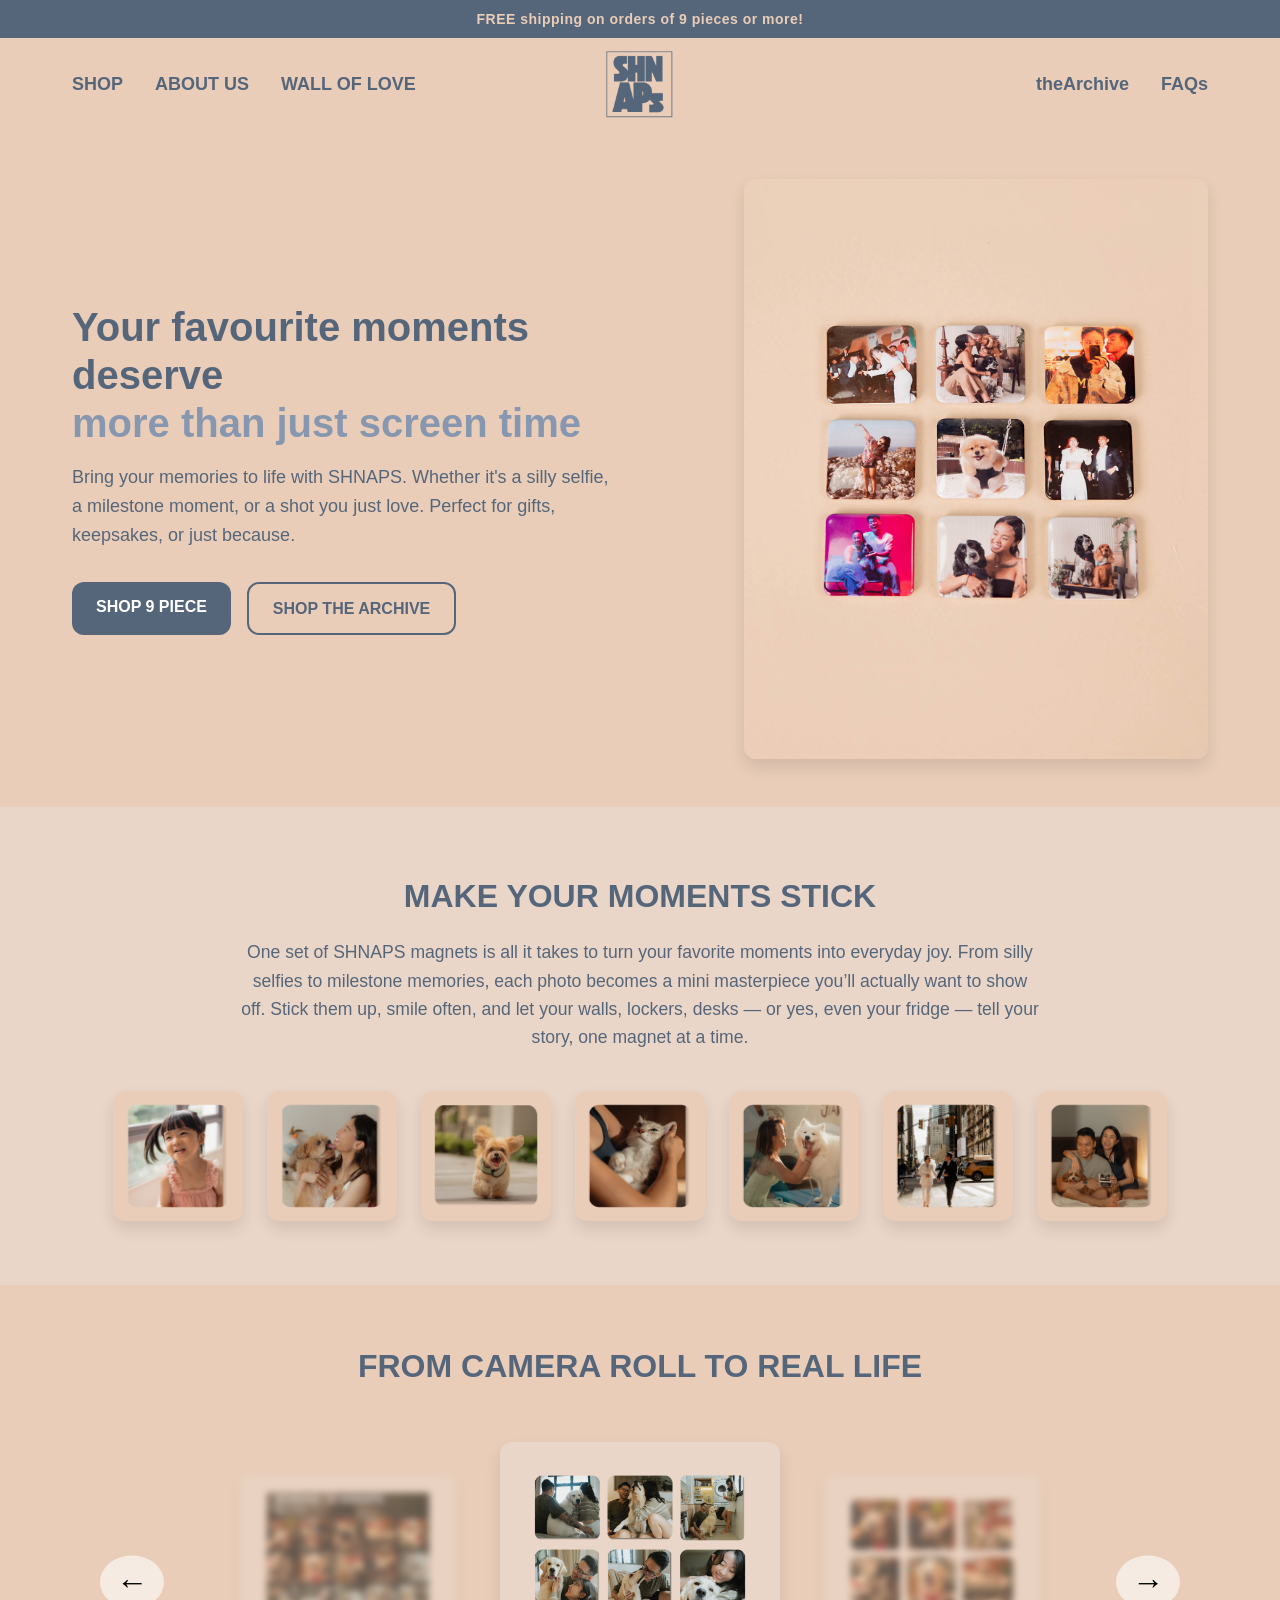
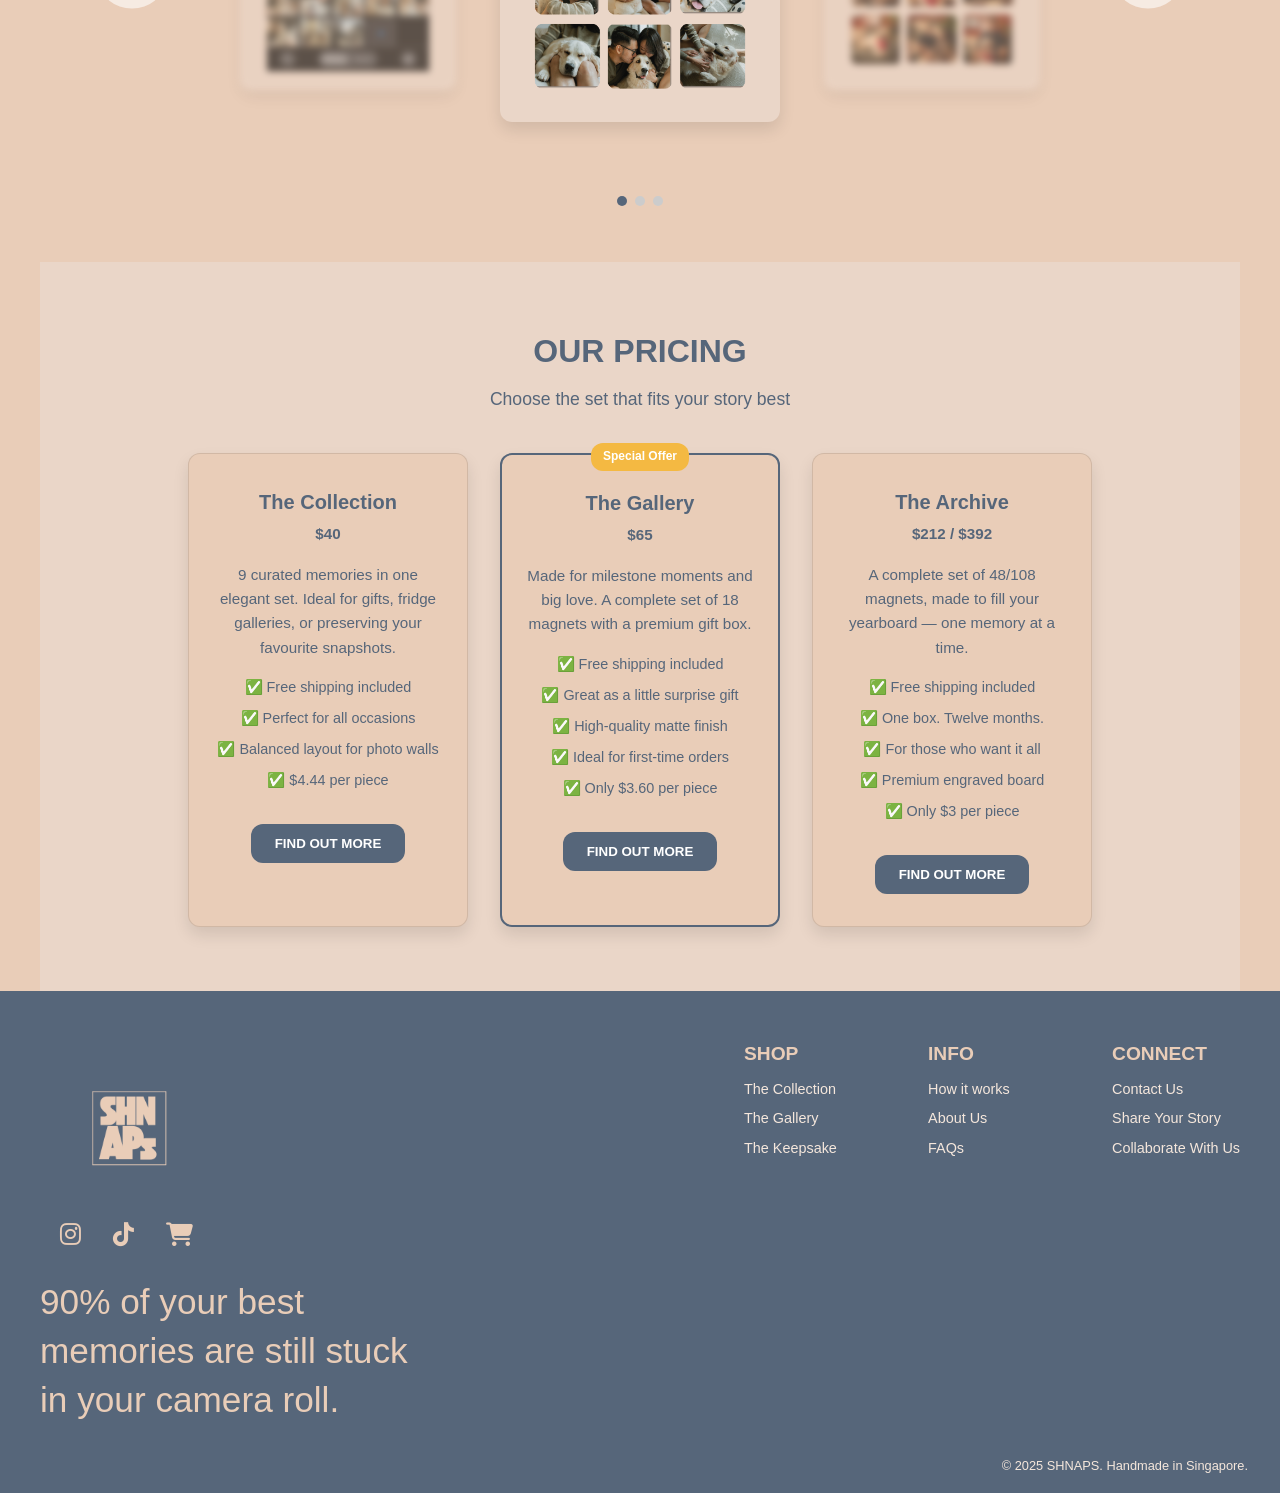
<file: index.html>
<!DOCTYPE html>
<html lang="en">
<head>
    <meta charset="UTF-8">
    <meta name="viewport" content="width=device-width, initial-scale=1.0">
    <title>SHNAPS</title>
    <link rel="stylesheet" href="https://cdnjs.cloudflare.com/ajax/libs/font-awesome/6.5.0/css/all.min.css" />
    <link rel="stylesheet" href="style.css">
</head>
<body>
    <!-- ================== SITE HEADER ================== -->
    <div class="site-header">
    
        <!-- 🔔 Announcement Bar -->
        <div class="announcement-bar">
            FREE shipping on orders of 9 pieces or more!
        </div>
    
        <!-- 🧭 Navigation Bar -->
        <header class="container navbar">
            <div class="navbar-inner">

                <!-- Left Nav Links -->
                <nav class="nav-left">
                    <a href="shop.html">SHOP</a>
                    <a href="#">ABOUT US</a>
                    <a href="walloflove.html">WALL OF LOVE</a>
                </nav>
    
                <!-- Center Logo -->
                <div class="logo">
                    <a href="index.html">
                        <img src="assets/logos/SHNAPS BLUE LOGO.png" alt="SHNAPS Logo">
                    </a>
                </div>

                <!-- Burger Icon -->
                <button class="menu-toggle" id="menuToggle" onclick="toggleMenu()">☰</button>
    
                <!-- Right Nav Links -->
                <nav class="nav-right">
                    <a href="theArchive.html">theArchive</a>
                    <a href="faq.html">FAQs</a>
                </nav>
            </div>
        </header>
    </div>

    <!-- ================== HERO SECTION ================== -->
    <main>
        <section class="hero">
            <div class="container hero-content">
                <div class="hero-text">
                    <h1>Your favourite moments deserve<br><span>more than just screen time</span></h1>
                    <p>
                        Bring your memories to life with SHNAPS. Whether it's a silly selfie, a milestone moment, or a shot you
                        just love.
                        Perfect for gifts, keepsakes, or just because.
                    </p>
                    <div class="hero-buttons">
                        <a href="shop.html" class="btn btn-primary">SHOP 9 PIECE</a>
                        <a href="theArchive.html" class="btn btn-outline">SHOP THE ARCHIVE</a>
                    </div>
                </div>
        
                <div class="hero-image">
                    <img src="assets/heroSection/IMG_9660.jpg" alt="SHNAPS Magnet Mockup" />
                </div>
            </div>
        </section>

        <section class="moments">
            <div class="container">
                <h2>MAKE YOUR MOMENTS STICK</h2>
                <p>
                    One set of SHNAPS magnets is all it takes to turn your favorite moments into everyday joy.
                    From silly selfies to milestone memories, each photo becomes a mini masterpiece you’ll actually want to show
                    off.
                    Stick them up, smile often, and let your walls, lockers, desks — or yes, even your fridge — tell your story,
                    one magnet at a time.
                </p>
        
                <div class="moments-gallery">
                    <div class="moment">
                    <img src="assets/aboutSection/1.png" alt="">
                    </div>
                    <div class="moment">
                    <img src="assets/aboutSection/2.png" alt="">
                    </div>
                    <div class="moment">
                    <img src="assets/aboutSection/3.png" alt="">
                    </div>
                    <div class="moment">
                    <img src="assets/aboutSection/4.png" alt="">
                    </div>
                    <div class="moment">
                    <img src="assets/aboutSection/5.png" alt="">
                    </div>
                    <div class="moment">
                    <img src="assets/aboutSection/6.png" alt="">
                    </div>
                    <div class="moment">
                    <img src="assets/aboutSection/7.png" alt="">
                    </div>
                </div>
            </div>
        </section>

        <section class="container camera-roll">
            <h2>FROM CAMERA ROLL TO REAL LIFE</h2>
            <div class="carousel-container">
                <button class="carousel-btn left" onclick="prevSlide()">&#8592;</button>

                <div class="carousel-track" id="carousel-track">
                    <div class="carousel-image blurred">
                        <img src="assets/carouselSection/photo-album.jpg" alt="Camera Roll" />
                    </div>
                    <div class="carousel-image main">
                        <img src="assets/carouselSection/photo-printed-1.jpg" alt="Printed Photo" />
                    </div>
                    <div class="carousel-image blurred">
                        <img src="assets/carouselSection/photo-printed-2.jpg" alt="Printed Photo 2" />
                    </div>
                </div>

                <button class="carousel-btn right" onclick="nextSlide()">&#8594;</button>
            </div>

            <!-- 🔵 Carousel indicators -->
            <div class="carousel-indicators">
                <span class="dot active"></span>
                <span class="dot"></span>
                <span class="dot"></span>
            </div>
        </section>

        <!-- PRICING SECTION -->
        <section class="container pricing">
            <h2>OUR PRICING</h2>
            <p class="pricing-subtext">Choose the set that fits your story best</p>

            <div class="pricing-cards">
                <!-- Card 1 -->
                <div class="pricing-card">
                    <h3>The Collection</h3>
                    <p class="price">$40</p>
                    <p>9 curated memories in one elegant set. Ideal for gifts, fridge galleries, or preserving your favourite
                        snapshots.</p>
                    <ul>
                        <li>✅ Free shipping included</li>
                        <li>✅ Perfect for all occasions</li>
                        <li>✅ Balanced layout for photo walls</li>
                        <li>✅ $4.44 per piece</li>
                    </ul>
                    <button onclick="window.location.href='shop.html'">FIND OUT MORE</button>
                </div>

                <!-- Card 2 (highlighted) -->
                <div class="pricing-card featured">
                    <div class="badge">Special Offer</div>
                    <h3>The Gallery</h3>
                    <p class="price">$65</p>
                    <p>Made for milestone moments and big love. A complete set of 18 magnets with a premium gift box.</p>
                    <ul>
                        <li>✅ Free shipping included</li>
                        <li>✅ Great as a little surprise gift</li>
                        <li>✅ High-quality matte finish</li>
                        <li>✅ Ideal for first-time orders</li>
                        <li>✅ Only $3.60 per piece</li>
                    </ul>
                    <button onclick="window.location.href='shop.html'">FIND OUT MORE</button>
                </div>

                <!-- Card 3 -->
                <div class="pricing-card">
                    <h3>The Archive</h3>
                    <p class="price">$212 / $392</p>
                    <p>A complete set of 48/108 magnets, made to fill your yearboard — one memory at a time.</p>
                    <ul>
                        <li>✅ Free shipping included</li>
                        <li>✅ One box. Twelve months.</li>
                        <li>✅ For those who want it all</li>
                        <li>✅ Premium engraved board</li>
                        <li>✅ Only $3 per piece</li>
                    </ul>
                    <button onclick="window.location.href='shop.html'">FIND OUT MORE</button>
                </div>
            </div>
        </section>
    </main>

    <footer class="site-footer">
        <div class="footer-container">
            <!-- Left column -->
            <div class="footer-left">
                <a href="#">
                    <img src="assets/logos/SHNAPS PINK LOGO.png" alt="SHNAPS Logo" class="footer-logo" />
                </a>
                <div class="footer-socials">
                    <a href="https://www.instagram.com/shnaps.co/" target="_blank"><i class="fab fa-instagram"></i></a>
                    <a href="https://www.tiktok.com/@shnaps.co"><i class="fab fa-tiktok"></i></a>
                    <a href="shop.html"><i class="fas fa-shopping-cart"></i></a>
                </div>
                <p class="footer-tagline">90% of your best memories are still stuck in your camera roll.</p>
            </div>

            <!-- Middle column -->
            <div class="footer-links">
                <div>
                    <h4>SHOP</h4>
                    <a href="shop.html">The Collection</a>
                    <a href="shop.html">The Gallery</a>
                    <a href="shop.html">The Keepsake</a>
                </div>
                <div>
                    <h4>INFO</h4>
                    <a href="shop.html#how-it-works">How it works</a>
                    <a href="#">About Us</a>
                    <a href="faq.html">FAQs</a>
                </div>
                <div>
                    <h4>CONNECT</h4>
                    <a href="#">Contact Us</a>
                    <a href="walloflove.html">Share Your Story</a>
                    <a href="#">Collaborate With Us</a>
                </div>
            </div>
        </div>

        <div class="footer-bottom">
            <p>© 2025 SHNAPS. Handmade in Singapore.</p>
        </div>
    </footer>

    <script src="script.js"></script>
</body>
</html>
</file>
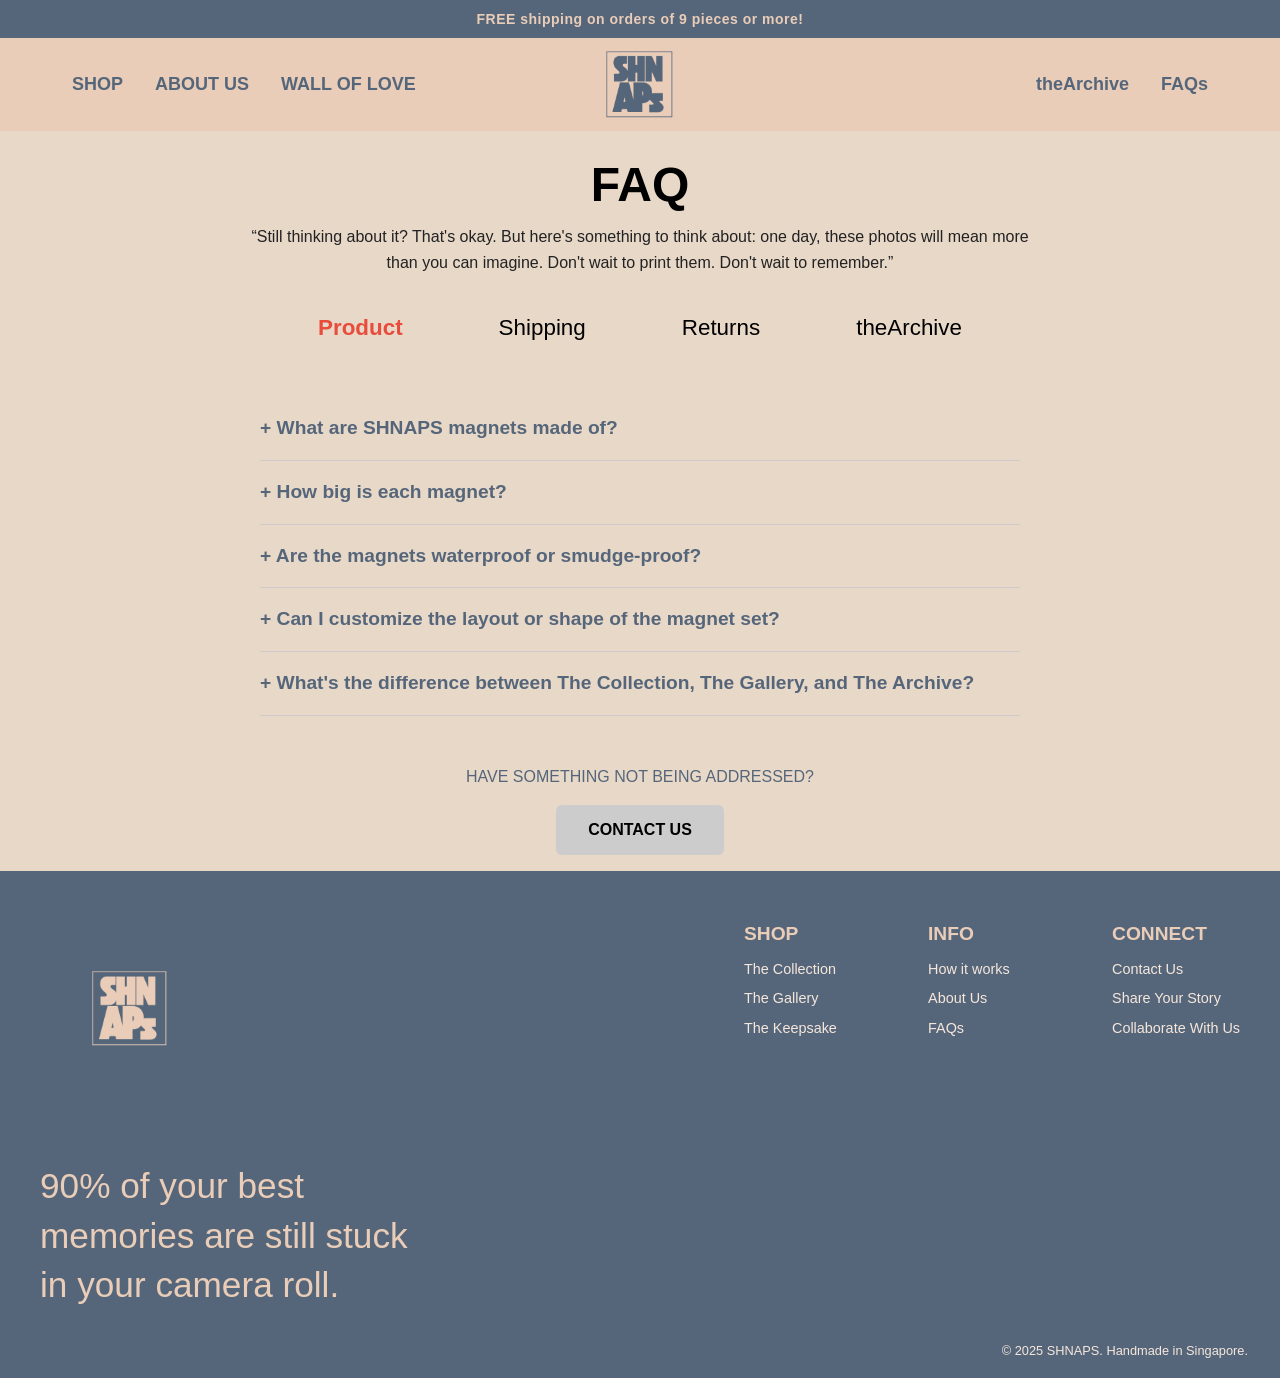
<file: faq.html>
<!DOCTYPE html>
<html lang="en">
<head>
    <meta charset="UTF-8">
    <meta name="viewport" content="width=device-width, initial-scale=1.0">
    <title>Document</title>
    <link rel="stylesheet" href="style.css">
</head>
<body>
    <!-- ================== SITE HEADER ================== -->
    <div class="site-header">
    
        <!-- 🔔 Announcement Bar -->
        <div class="announcement-bar">
            FREE shipping on orders of 9 pieces or more!
        </div>
    
        <!-- 🧭 Navigation Bar -->
        <header class="container navbar">
            <div class="navbar-inner">
    
                <!-- Left Nav Links -->
                <nav class="nav-left">
                    <a href="shop.html">SHOP</a>
                    <a href="#">ABOUT US</a>
                    <a href="walloflove.html">WALL OF LOVE</a>
                </nav>
    
                <!-- Center Logo -->
                <div class="logo">
                    <a href="index.html">
                        <img src="assets/logos/SHNAPS BLUE LOGO.png" alt="SHNAPS Logo">
                    </a>
                </div>
    
                <!-- Burger Icon -->
                <button class="menu-toggle" id="menuToggle" onclick="toggleMenu()">☰</button>
    
                <!-- Right Nav Links -->
                <nav class="nav-right">
                    <a href="theArchive.html">theArchive</a>
                    <a href="faq.html">FAQs</a>
                </nav>
            </div>
        </header>
    </div>

    <section class="faq-page">

        <h1 class="faq-heading">FAQ</h1>
        <p class="faq-subtext">
            “Still thinking about it? That's okay. But here's something to think about: one day, these photos will mean more
            than you can imagine. Don't wait to print them. Don't wait to remember.”
        </p>

        <div class="faq-tabs">
            <button class="tab active" data-tab="product">Product</button>
            <button class="tab" data-tab="shipping">Shipping</button>
            <button class="tab" data-tab="returns">Returns</button>
            <button class="tab" data-tab="archive">theArchive</button>
        </div>

        <div class="faq-content" id="product">
            <div class="faq-item">
                <div class="faq-question">What are SHNAPS magnets made of?</div>
                <div class="faq-answer">
                    Each magnet is made with high-quality photo paper and a strong magnetic backing, finished with a matte
                    coating to resist fingerprints and light scratches.
                </div>
            </div>
            <div class="faq-item">
                <div class="faq-question">How big is each magnet?</div>
                <div class="faq-answer">Each magnet measures 5x5cm for the standard size, and 7.5x7.5cm for the jumbo size.
                </div>
            </div>

            <div class="faq-item">
                <div class="faq-question">Are the magnets waterproof or smudge-proof?</div>
                <div class="faq-answer">Yes! All magnets are smudge-proof and water-resistant thanks to their matte finish.</div>
            </div>


            <div class="faq-item">
                <div class="faq-question">Can I customize the layout or shape of the magnet set?</div>
                <div class="faq-answer">While we offer fixed layouts, we occasionally open up slots for custom designs — stay
                    tuned on our IG!</div>
            </div>
            <div class="faq-item">
                <div class="faq-question">What's the difference between The Collection, The Gallery, and The Archive?</div>
                <div class="faq-answer">The Collection (9pcs), The Gallery (18pcs), and The Archive (48pcs/108pcs) vary in
                    number of magnets and packaging style — The Archive includes a board!</div>
            </div>
        </div>

        <div class="faq-content" id="shipping" style="display:none">
            <div class="faq-item">
                <div class="faq-question">How long does shipping take?</div>
                <div class="faq-answer">It takes 2-4 working days to ship out orders. Delivery can take another 2-4 days,
                    depending on your location.</div>
            </div>
            <div class="faq-item">
                <div class="faq-question">Do you ship overseas?</div>
                <div class="faq-answer">Currently, we ship only within Singapore. Stay tuned for international options!</div>
            </div>
            <div class="faq-item">
                <div class="faq-question">How much is delivery?</div>
                <div class="faq-answer">Delivery is FREE with 9 or more pieces. Otherwise, a flat $3 delivery fee applies.</div>
            </div>
        </div>

        <div class="faq-content" id="returns" style="display:none">
            <div class="faq-item">
                <div class="faq-question">What if my magnets arrive damaged?</div>
                <div class="faq-answer">Let us know with a photo within 48 hours and we'll send a replacement!</div>
            </div>
            <div class="faq-item">
                <div class="faq-question">Do you accept refunds?</div>
                <div class="faq-answer">Due to the custom nature of SHNAPS, we don't offer refunds, but we're happy to assist if
                    anything's wrong.</div>
            </div>
        </div>

        <div class="faq-content" id="archive" style="display:none">
            <div class="faq-item">
                <div class="faq-question">What's included in The Archive bundle?</div>
                <div class="faq-answer">A laser-engraved steel board, your first set of magnets, a gift box, and reminders to
                    complete your year.</div>
            </div>
            <div class="faq-item">
                <div class="faq-question">How do I submit more photos each month?</div>
                <div class="faq-answer">We'll email or text you every month with a link to upload new images!</div>
            </div>
            <div class="faq-item">
                <div class="faq-question">What if I forget to upload one month?</div>
                <div class="faq-answer">No worries — we'll follow up and you can always submit past months if needed.</div>
            </div>
        </div>
        <div class="faq-contact">
            <p>HAVE SOMETHING NOT BEING ADDRESSED?</p>
            <a href="#" class="contact-btn">CONTACT US</a>
        </div>
    </section>

    <footer class="site-footer">
        <div class="footer-container">
            <!-- Left column -->
            <div class="footer-left">
                <a href="#">
                    <img src="assets/logos/SHNAPS PINK LOGO.png" alt="SHNAPS Logo" class="footer-logo" />
                </a>
                <div class="footer-socials">
                    <a href="https://www.instagram.com/shnaps.co/" target="_blank"><i class="fab fa-instagram"></i></a>
                    <a href="https://www.tiktok.com/@shnaps.co"><i class="fab fa-tiktok"></i></a>
                    <a href="shop.html"><i class="fas fa-shopping-cart"></i></a>
                </div>
                <p class="footer-tagline">90% of your best memories are still stuck in your camera roll.</p>
            </div>
    
            <!-- Middle column -->
            <div class="footer-links">
                <div>
                    <h4>SHOP</h4>
                    <a href="shop.html">The Collection</a>
                    <a href="shop.html">The Gallery</a>
                    <a href="shop.html">The Keepsake</a>
                </div>
                <div>
                    <h4>INFO</h4>
                    <a href="shop.html#how-it-works">How it works</a>
                    <a href="#">About Us</a>
                    <a href="faq.html">FAQs</a>
                </div>
                <div>
                    <h4>CONNECT</h4>
                    <a href="#">Contact Us</a>
                    <a href="walloflove.html">Share Your Story</a>
                    <a href="#">Collaborate With Us</a>
                </div>
            </div>
        </div>
    
        <div class="footer-bottom">
            <p>© 2025 SHNAPS. Handmade in Singapore.</p>
        </div>
    </footer>

    <script src="script.js" defer></script>
</body>
</html>
</file>
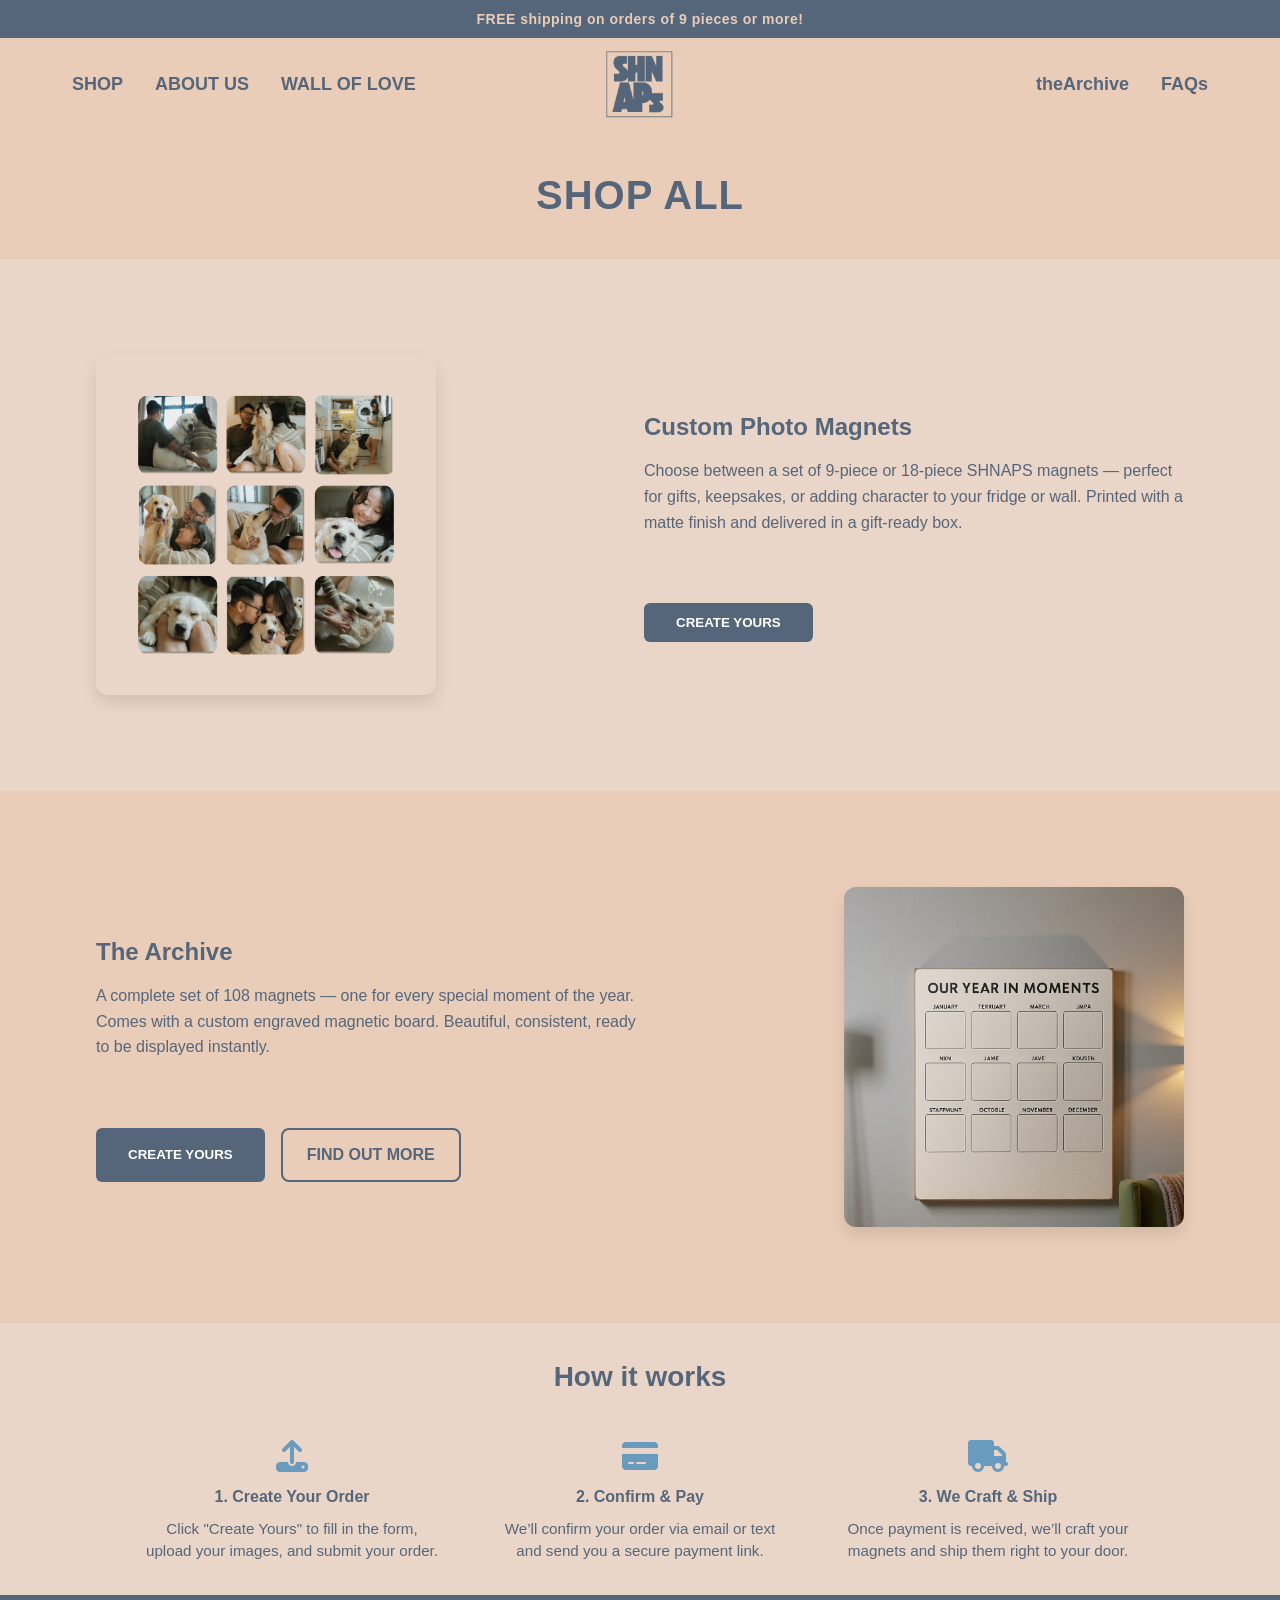
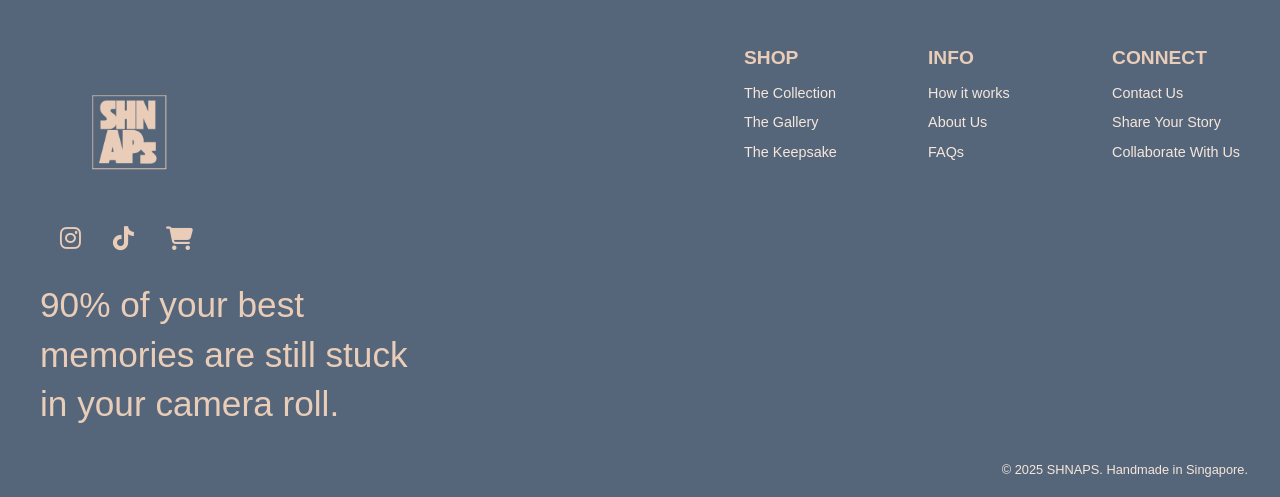
<file: shop.html>
<!DOCTYPE html>
<html lang="en">
<head>
    <meta charset="UTF-8">
    <meta name="viewport" content="width=device-width, initial-scale=1.0">
    <link rel="stylesheet" href="https://cdnjs.cloudflare.com/ajax/libs/font-awesome/6.5.0/css/all.min.css" />
    <link rel="stylesheet" href="style.css">
    <title>SHNAPS SHOP</title>
</head>
<body>
    <!-- ================== SITE HEADER ================== -->
    <div class="site-header">
    
        <!-- 🔔 Announcement Bar -->
        <div class="announcement-bar">
            FREE shipping on orders of 9 pieces or more!
        </div>
    
        <!-- 🧭 Navigation Bar -->
        <header class="container navbar">
            <div class="navbar-inner">
    
                <!-- Left Nav Links -->
                <nav class="nav-left">
                    <a href="shop.html">SHOP</a>
                    <a href="#">ABOUT US</a>
                    <a href="walloflove.html">WALL OF LOVE</a>
                </nav>
    
                <!-- Center Logo -->
                <div class="logo">
                    <a href="index.html">
                        <img src="assets/logos/SHNAPS BLUE LOGO.png" alt="SHNAPS Logo">
                    </a>
                </div>
    
                <!-- Burger Icon -->
                <button class="menu-toggle" id="menuToggle" onclick="toggleMenu()">☰</button>
    
                <!-- Right Nav Links -->
                <nav class="nav-right">
                    <a href="theArchive.html">theArchive</a>
                    <a href="faq.html">FAQs</a>
                </nav>
            </div>
        </header>
    </div>

    <div class="shop-title">
        <h1>SHOP ALL</h1>
    </div>

    <section class="shop-hero">
        <div class="product-section">
            <div class="product-content">
                <div class="product-images">
                    <!-- Magnet Grid -->
                    <img src="assets/shopPage/photo-printed1.jpg" alt="Photo Magnet Grid">
                </div>
                <div class="product-description">
                    <h3>Custom Photo Magnets</h3>
                    <p>Choose between a set of 9-piece or 18-piece SHNAPS magnets — perfect for gifts, keepsakes, or adding
                        character to your fridge or wall. Printed with a matte finish and delivered in a gift-ready box.</p>
                    <button onclick="openModal()" class="shop-btn">CREATE YOURS</button>
                </div>
            </div>
        </div>
    
        <div class="product-section alt">
            <div class="product-content">
                <div class="product-description">
                    <h3>The Archive</h3>
                    <p>A complete set of 108 magnets — one for every special moment of the year. Comes with a custom
                        engraved magnetic board. Beautiful, consistent, ready to be displayed instantly.</p>
                    <div class="button-row">
                        <button onclick="openModal()" class="shop-btn">CREATE YOURS</button>
                        <a href="theArchive.html" class="shop-btn secondary">FIND OUT MORE</a>
                    </div>
                </div>
                <div class="product-images">
                    <img src="assets/theArchive/thearchive right.jpg" alt="The Archive Display">
                </div>
            </div>
        </div>
    </section>
    
    <section class="how-it-works" id="how-it-works">
        <h2>How it works</h2>
        <div class="steps">
            <div class="step">
                <i class="fas fa-upload"></i>
                <h4>1. Create Your Order</h4>
                <p>Click "Create Yours" to fill in the form, upload your images, and submit your order.</p>
            </div>
            <div class="step">
                <i class="fas fa-credit-card"></i>
                <h4>2. Confirm & Pay</h4>
                <p>We’ll confirm your order via email or text and send you a secure payment link.</p>
            </div>
            <div class="step">
                <i class="fas fa-truck"></i>
                <h4>3. We Craft & Ship</h4>
                <p>Once payment is received, we’ll craft your magnets and ship them right to your door.</p>
            </div>
        </div>
    </section>

    <!-- Warning Modal -->
    <div id="googleFormModal" class="modal">
    <div class="modal-content">
        <p>You’re about to be redirected to a Google Form where you’ll upload your photos and fill in your details.</p>
        <p>Please ensure everything is correct before submitting!</p>
        <div class="modal-buttons">
        <button onclick="redirectToForm()">Proceed</button>
        <button onclick="closeModal()">Cancel</button>
        </div>
    </div>
    </div>

    <footer class="site-footer">
        <div class="footer-container">
            <!-- Left column -->
            <div class="footer-left">
                <a href="#">
                    <img src="assets/logos/SHNAPS PINK LOGO.png" alt="SHNAPS Logo" class="footer-logo" />
                </a>
                <div class="footer-socials">
                    <a href="https://www.instagram.com/shnaps.co/" target="_blank"><i class="fab fa-instagram"></i></a>
                    <a href="https://www.tiktok.com/@shnaps.co"><i class="fab fa-tiktok"></i></a>
                    <a href="shop.html"><i class="fas fa-shopping-cart"></i></a>
                </div>
                <p class="footer-tagline">90% of your best memories are still stuck in your camera roll.</p>
            </div>
    
            <!-- Middle column -->
            <div class="footer-links">
                <div>
                    <h4>SHOP</h4>
                    <a href="shop.html">The Collection</a>
                    <a href="shop.html">The Gallery</a>
                    <a href="shop.html">The Keepsake</a>
                </div>
                <div>
                    <h4>INFO</h4>
                    <a href="shop.html#how-it-works">How it works</a>
                    <a href="#">About Us</a>
                    <a href="faq.html">FAQs</a>
                </div>
                <div>
                    <h4>CONNECT</h4>
                    <a href="#">Contact Us</a>
                    <a href="walloflove.html">Share Your Story</a>
                    <a href="#">Collaborate With Us</a>
                </div>
            </div>
        </div>
    
        <div class="footer-bottom">
            <p>© 2025 SHNAPS. Handmade in Singapore.</p>
        </div>
    </footer>

    <script src="script.js"></script>
</body>
</html>
</file>
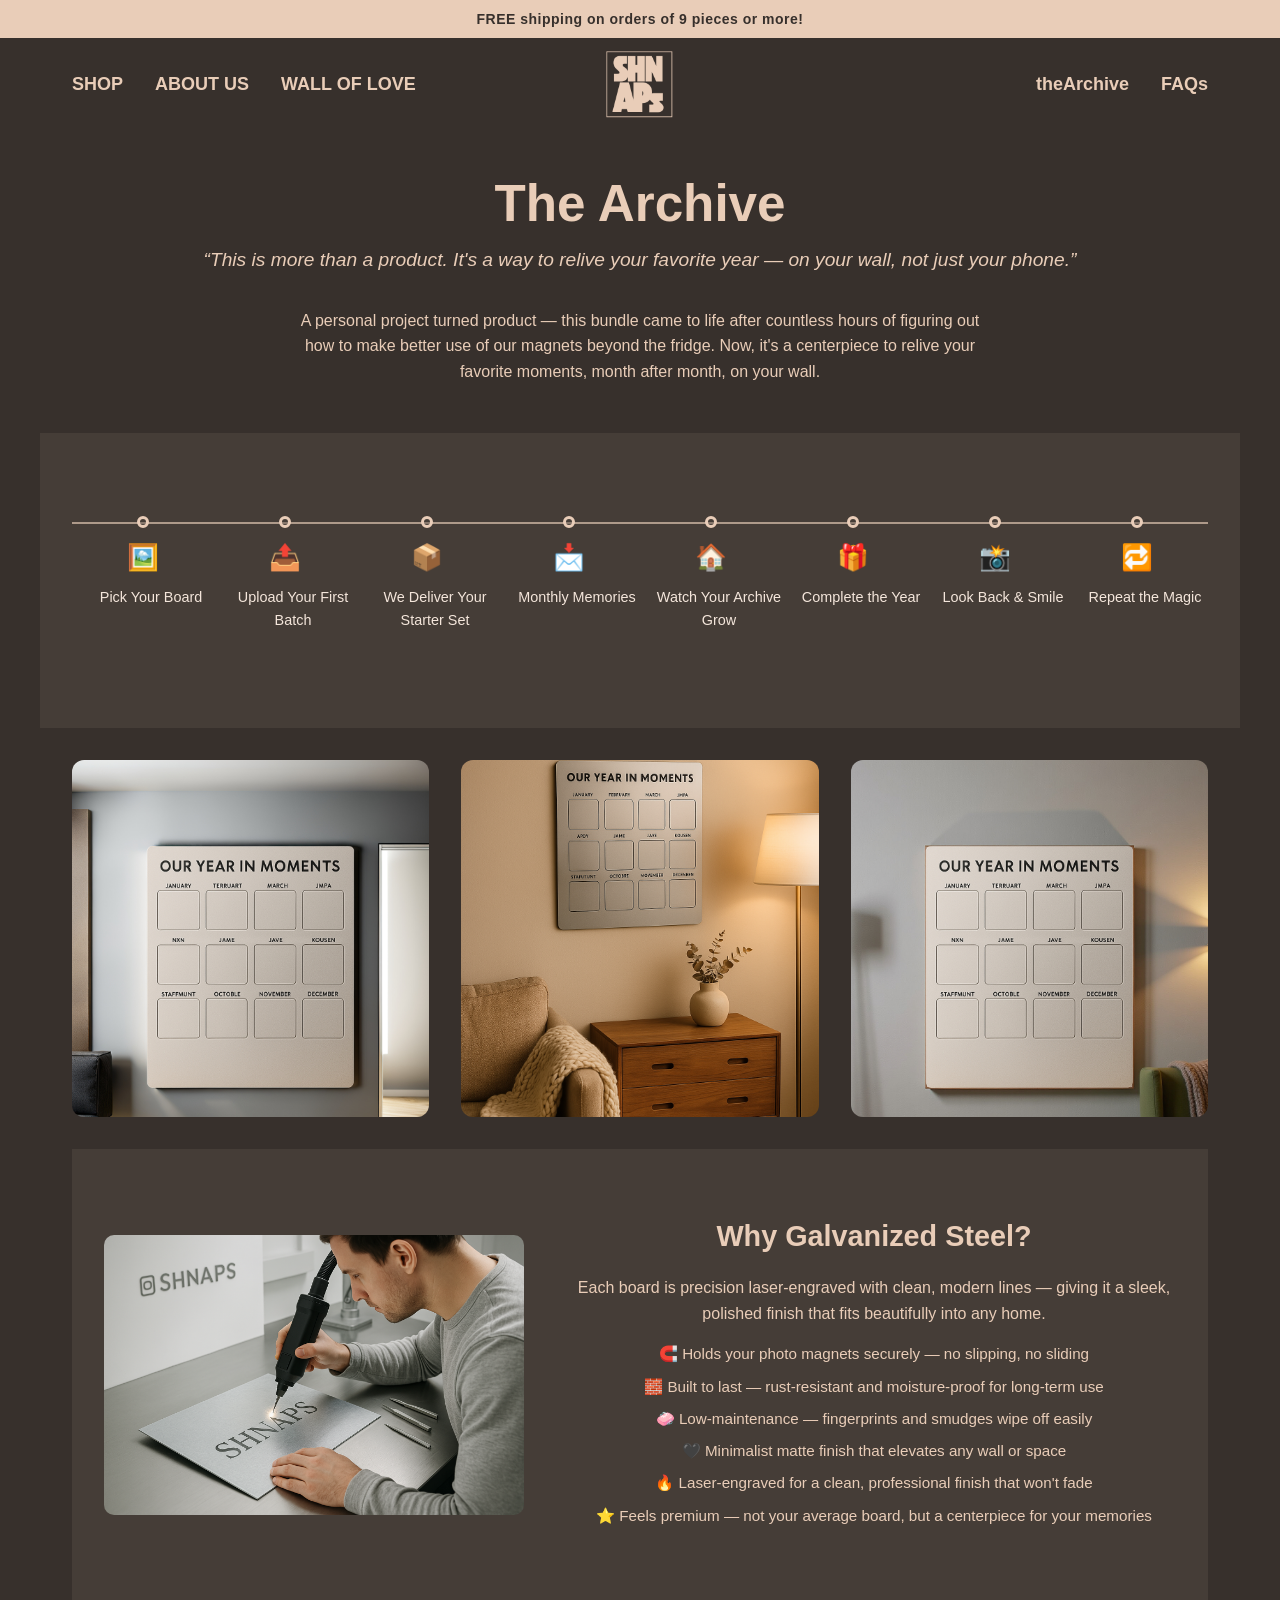
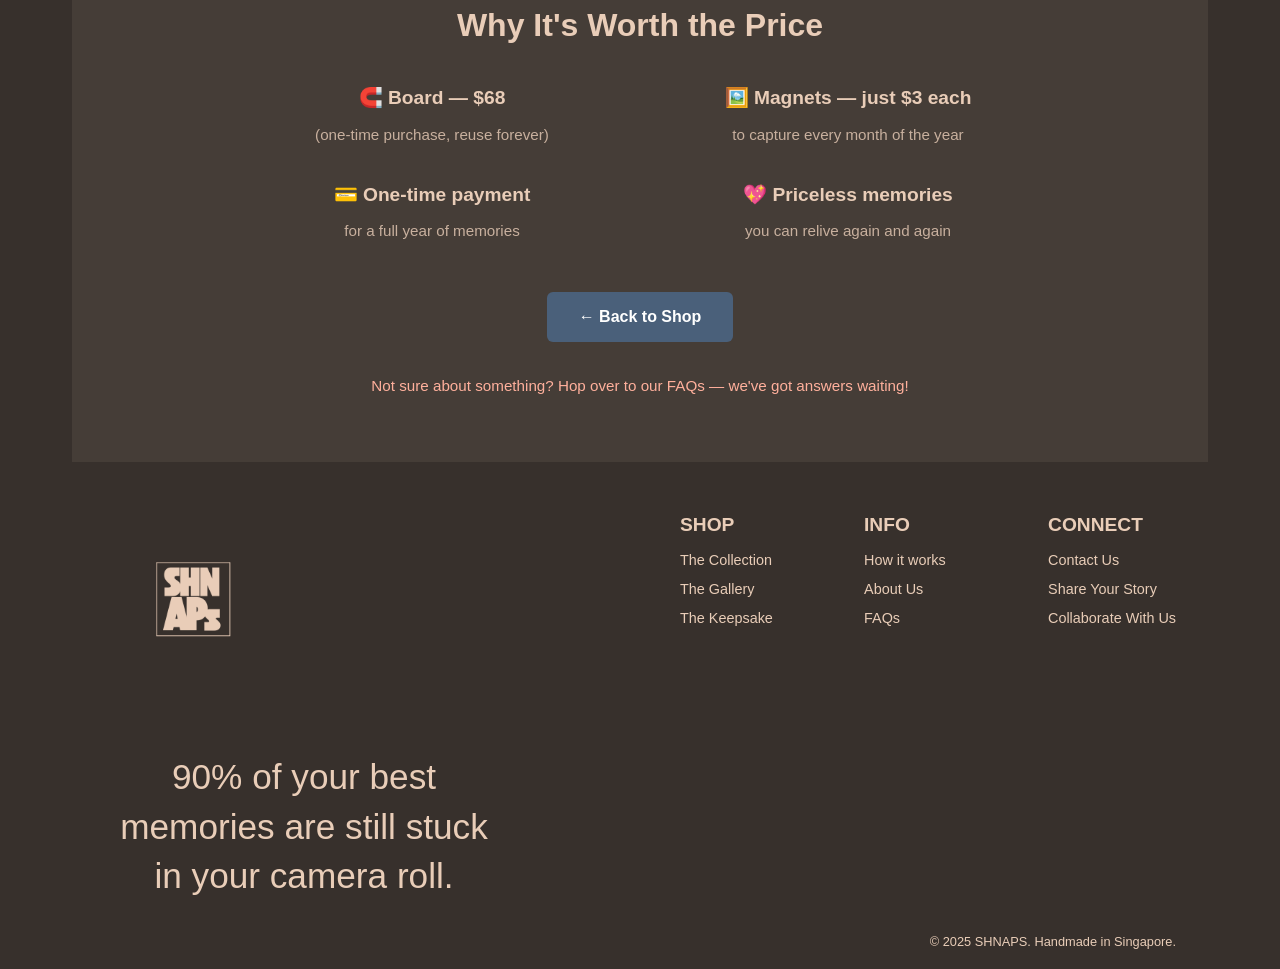
<file: theArchive.html>
<!DOCTYPE html>
<html lang="en">
<head>
    <meta charset="UTF-8">
    <meta name="viewport" content="width=device-width, initial-scale=1.0">
    <title>Document</title>
    <link rel="stylesheet" href="style.css">
</head>
<body class="archive-page">
    <!-- ================== SITE HEADER ================== -->
    <div class="site-header">
    
        <!-- 🔔 Announcement Bar -->
        <div class="announcement-bar">
            FREE shipping on orders of 9 pieces or more!
        </div>
    
        <!-- 🧭 Navigation Bar -->
        <header class="container navbar">
            <div class="navbar-inner">
    
                <!-- Left Nav Links -->
                <nav class="nav-left">
                    <a href="shop.html">SHOP</a>
                    <a href="#">ABOUT US</a>
                    <a href="walloflove.html">WALL OF LOVE</a>
                </nav>
    
                <!-- Center Logo -->
                <div class="logo">
                    <a href="index.html">
                        <img src="assets/logos/SHNAPS PINK LOGO.png" alt="SHNAPS Logo">
                    </a>
                </div>
    
                <!-- Burger Icon -->
                <button class="menu-toggle" id="menuToggle" onclick="toggleMenu()">☰</button>
    
                <!-- Right Nav Links -->
                <nav class="nav-right">
                    <a href="theArchive.html">theArchive</a>
                    <a href="faq.html">FAQs</a>
                </nav>
            </div>
        </header>
    </div>

    <section class="container archive-hero">
        <h1>The Archive</h1>
        <p class="tagline">“This is more than a product. It's a way to relive your favorite year — on your wall, not
            just your phone.”</p>
        <p class="description">
            A personal project turned product — this bundle came to life after countless hours of figuring out how to make better
            use of our magnets beyond the fridge. Now, it's a centerpiece to relive your favorite moments, month after month, on
            your wall.
        </p>
    </section>

    <section class="container timeline-section">

        <div class="timeline-container">            
            <div class="timeline-line"></div>
            <div class="timeline">

                <div class="timeline-step">
                    <div class="dot"></div>
                        <span class="emoji">🖼️</span>   
                    <p>Pick Your Board</p>
                </div>

                <div class="timeline-step">
                    <div class="dot"></div>
                        <span class="emoji">📤</span>
                    <p>Upload Your First Batch</p>
                </div>

                <div class="timeline-step">
                    <div class="dot"></div>
                        <span class="emoji">📦</span>
                    <p>We Deliver Your Starter Set</p>
                </div>

                <div class="timeline-step">
                    <div class="dot"></div>
                        <span class="emoji">📩</span>
                    <p>Monthly Memories</p>
                </div>

                <div class="timeline-step">
                    <div class="dot"></div>
                        <span class="emoji">🏠</span>
                    <p>Watch Your Archive Grow</p>
                </div>

                <div class="timeline-step">
                    <div class="dot"></div>
                        <span class="emoji" data-tooltip="">🎁</span>
                    <p>Complete the Year</p>
                </div>
                <div class="timeline-step">
                    <div class="dot"></div>
                        <span class="emoji">📸</span>
                    <p>Look Back & Smile</p>
                </div>
                <div class="timeline-step">
                    <div class="dot"></div>
                        <span class="emoji">🔁</span>
                    <p>Repeat the Magic</p>
                </div>
            </div>
        </div>
    </section>


    <section class="container showcase-section">
        <div class="showcase-images">
            <img src="assets/theArchive/thearchive left.jpg" alt="Archive in real room 1">
            <img src="assets/theArchive/thearchive middle.png" alt="Archive in real room 2">
            <img src="assets/theArchive/thearchive right.jpg" alt="Archive in real room 3">
        </div>
    </section>

    <section class="container showcase-section">
    <section class="material-section">
        <div class="material-grid">
            <img src="assets/theArchive/laser engraving.png" alt="Laser engraving process">
            <div class="material-content">
                <h2>Why Galvanized Steel?</h2>
                <p>Each board is precision laser-engraved with clean, modern lines — giving it a sleek, polished finish that
                    fits beautifully into any home.</p>
                <ul>
                    <li>🧲 Holds your photo magnets securely — no slipping, no sliding</li>
                    <li>🧱 Built to last — rust-resistant and moisture-proof for long-term use</li>
                    <li>🧼 Low-maintenance — fingerprints and smudges wipe off easily</li>
                    <li>🖤 Minimalist matte finish that elevates any wall or space</li>
                    <li>🔥 Laser-engraved for a clean, professional finish that won't fade</li>
                    <li>⭐ Feels premium — not your average board, but a centerpiece for your memories</li>
                </ul>
            </div>
        </div>
    </section>

    <section class="archive-value">
        <h2>Why It's Worth the Price</h2>
        <div class="value-grid">
            <div class="value-box">
                <p><strong>🧲 Board — $68</strong></p>
                <span>(one-time purchase, reuse forever)</span>
            </div>
            <div class="value-box">
                <p><strong>🖼️ Magnets — just $3 each</strong></p>
                <span>to capture every month of the year</span>
            </div>
            <div class="value-box">
                <p><strong>💳 One-time payment</strong></p>
                <span>for a full year of memories</span>
            </div>
            <div class="value-box">
                <p><strong>💖 Priceless memories</strong></p>
                <span>you can relive again and again</span>
            </div>
        </div>

        <a href="shop.html" class="shop-btn">← Back to Shop</a>
    </section>

    <div class="faq-note">
        Not sure about something? Hop over to our <a href="#">FAQs</a> — we've got answers waiting!
    </div>

    <footer class="site-footer">
        <div class="footer-container">
            <!-- Left column -->
            <div class="footer-left">
                <a href="#">
                    <img src="assets/logos/SHNAPS PINK LOGO.png" alt="SHNAPS Logo" class="footer-logo" />
                </a>
                <div class="footer-socials">
                    <a href="https://www.instagram.com/shnaps.co/" target="_blank"><i class="fab fa-instagram"></i></a>
                    <a href="https://www.tiktok.com/@shnaps.co"><i class="fab fa-tiktok"></i></a>
                    <a href="shop.html"><i class="fas fa-shopping-cart"></i></a>
                </div>
                <p class="footer-tagline">90% of your best memories are still <span>stuck in your camera roll.</span></p>
            </div>
    
            <!-- Middle column -->
            <div class="footer-links">
                <div>
                    <h4>SHOP</h4>
                    <a href="shop.html">The Collection</a>
                    <a href="shop.html">The Gallery</a>
                    <a href="shop.html">The Keepsake</a>
                </div>
                <div>
                    <h4>INFO</h4>
                    <a href="shop.html#how-it-works">How it works</a>
                    <a href="#">About Us</a>
                    <a href="faq.html">FAQs</a>
                </div>
                <div>
                    <h4>CONNECT</h4>
                    <a href="#">Contact Us</a>
                    <a href="walloflove.html">Share Your Story</a>
                    <a href="#">Collaborate With Us</a>
                </div>
            </div>
        </div>
    
        <div class="footer-bottom">
            <p>© 2025 SHNAPS. Handmade in Singapore.</p>
        </div>
    </footer>

    <script src="script.js"></script>
</body>
</html>
</file>
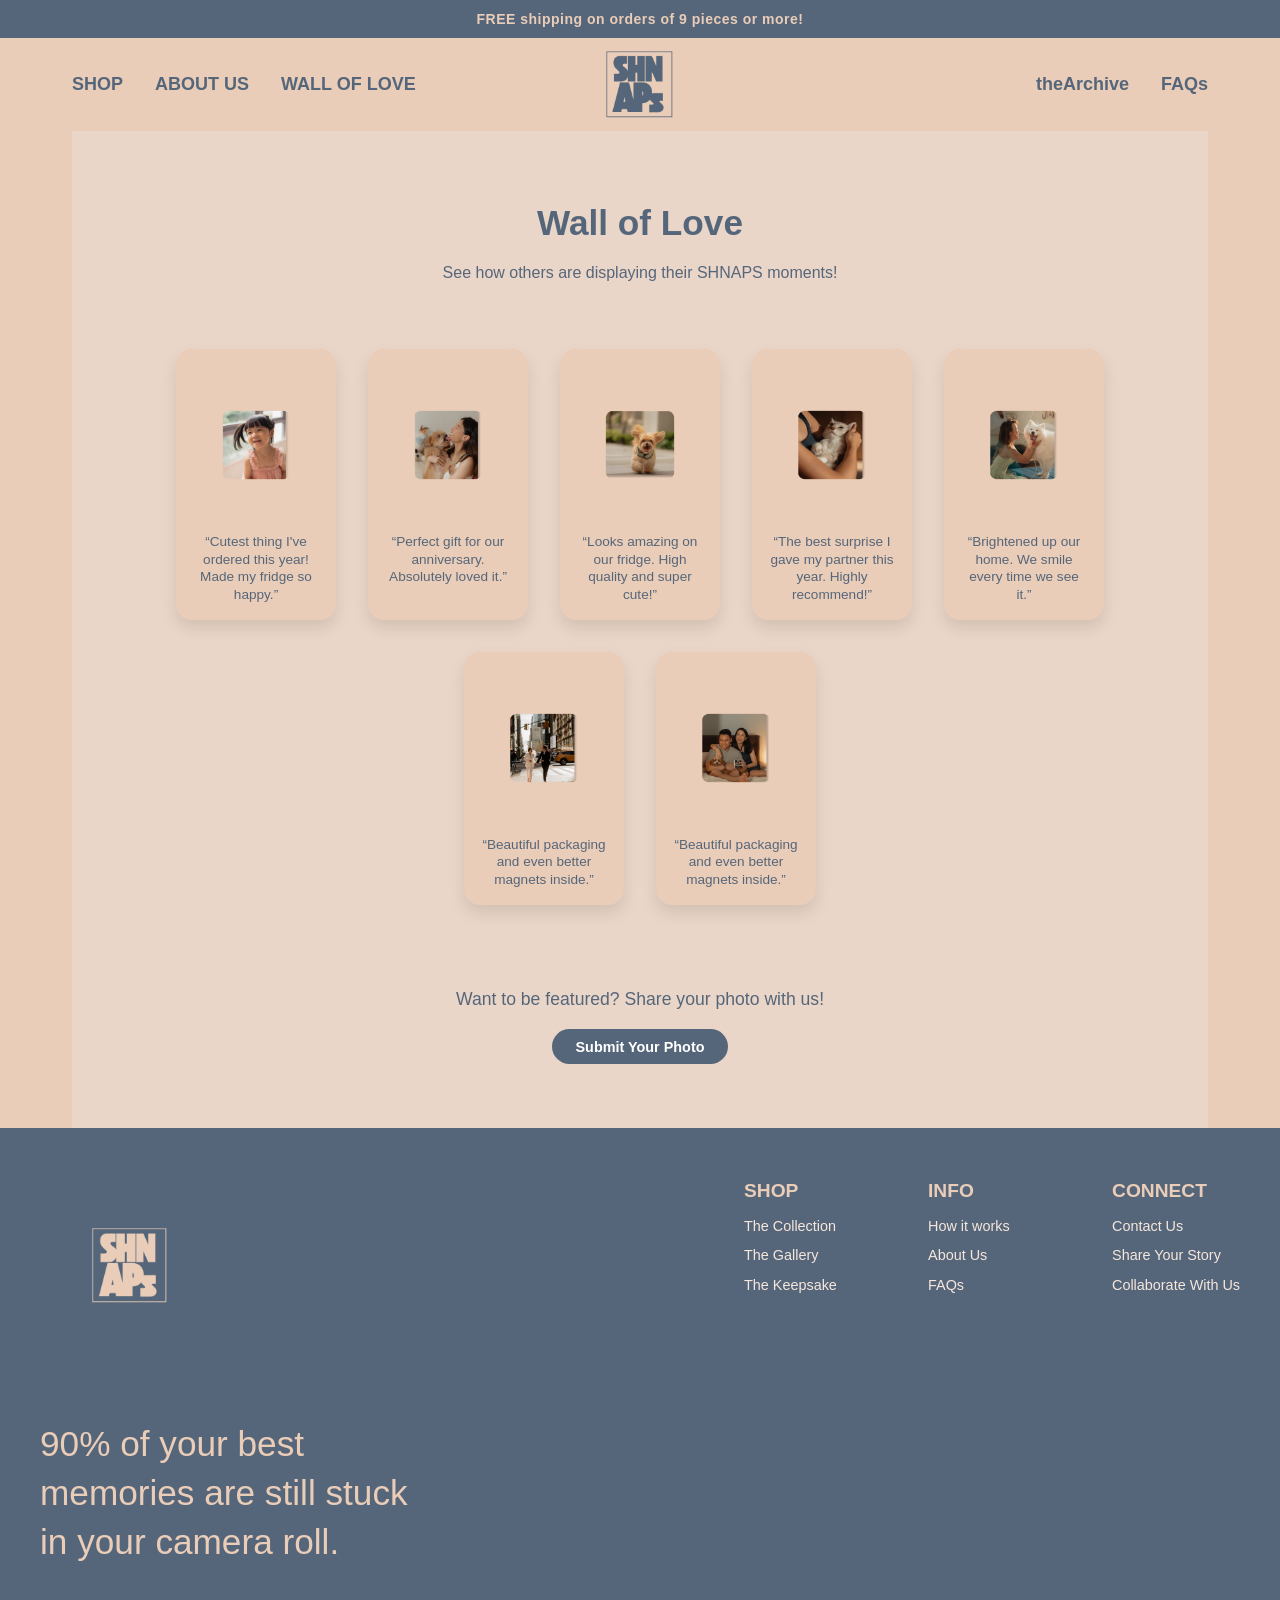
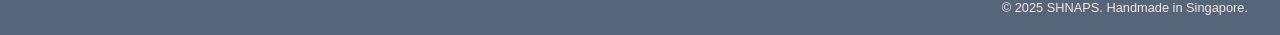
<file: walloflove.html>
<!DOCTYPE html>
<html lang="en">
<head>
    <meta charset="UTF-8">
    <meta name="viewport" content="width=device-width, initial-scale=1.0">
    <title>SHNAPS Wall Of Love</title>
    <link rel="stylesheet" href="style.css">
</head>
<body>
    <!-- ================== SITE HEADER ================== -->
    <div class="site-header">
    
        <!-- 🔔 Announcement Bar -->
        <div class="announcement-bar">
            FREE shipping on orders of 9 pieces or more!
        </div>
    
        <!-- 🧭 Navigation Bar -->
        <header class="container navbar">
            <div class="navbar-inner">
    
                <!-- Left Nav Links -->
                <nav class="nav-left">
                    <a href="shop.html">SHOP</a>
                    <a href="#">ABOUT US</a>
                    <a href="walloflove.html">WALL OF LOVE</a>
                </nav>
    
                <!-- Center Logo -->
                <div class="logo">
                    <a href="index.html">
                        <img src="assets/logos/SHNAPS BLUE LOGO.png" alt="SHNAPS Logo">
                    </a>
                </div>
    
                <!-- Burger Icon -->
                <button class="menu-toggle" id="menuToggle" onclick="toggleMenu()">☰</button>
    
                <!-- Right Nav Links -->
                <nav class="nav-right">
                    <a href="theArchive.html">theArchive</a>
                    <a href="faq.html">FAQs</a>
                </nav>
            </div>
        </header>
    </div>

    <section class="container showcase-section">
        <section class="wall-of-love">
            <h2>Wall of Love</h2>
            <p class="wall-subtext">See how others are displaying their SHNAPS moments!</p>

            <div class="wall-gallery" id="wall-gallery"></div>

            <div class="submit-section">
                <p>Want to be featured? Share your photo with us!</p>
                <a href="https://forms.gle/your-google-form-link" target="_blank">
                    <button class="submit-btn">Submit Your Photo</button>
                </a>
            </div>
        </section>
    </section>

    <footer class="site-footer">
        <div class="footer-container">
            <!-- Left column -->
            <div class="footer-left">
                <a href="#">
                    <img src="assets/logos/SHNAPS PINK LOGO.png" alt="SHNAPS Logo" class="footer-logo" />
                </a>
                <div class="footer-socials">
                    <a href="https://www.instagram.com/shnaps.co/" target="_blank"><i class="fab fa-instagram"></i></a>
                    <a href="https://www.tiktok.com/@shnaps.co"><i class="fab fa-tiktok"></i></a>
                    <a href="shop.html"><i class="fas fa-shopping-cart"></i></a>
                </div>
                <p class="footer-tagline">90% of your best memories are still stuck in your camera roll.</p>
            </div>
    
            <!-- Middle column -->
            <div class="footer-links">
                <div>
                    <h4>SHOP</h4>
                    <a href="shop.html">The Collection</a>
                    <a href="shop.html">The Gallery</a>
                    <a href="shop.html">The Keepsake</a>
                </div>
                <div>
                    <h4>INFO</h4>
                    <a href="shop.html#how-it-works">How it works</a>
                    <a href="#">About Us</a>
                    <a href="faq.html">FAQs</a>
                </div>
                <div>
                    <h4>CONNECT</h4>
                    <a href="#">Contact Us</a>
                    <a href="walloflove.html">Share Your Story</a>
                    <a href="#">Collaborate With Us</a>
                </div>
            </div>
        </div>
    
        <div class="footer-bottom">
            <p>© 2025 SHNAPS. Handmade in Singapore.</p>
        </div>
    </footer>
    
    <script src="script.js"></script>
</body>
</html>
</file>
<file: style.css>
:root {
    /*================== Layout ==================*/
    --max-width: 1200px;
    --section-padding: 4rem;
    --container-padding: 2.5rem;

    /*================== Colors ==================*/
    /* Background */
    --bg-color-1: #e9cdb8;
    --bg-color-2: #ead6c8;

    /* Text */
    --text-black: #000000;
    --text-dark: #56667a;
    --text-light: #e9cdb8;

    /* Buttons */
    --btn-primary-blue: #56667a;
    --btn-primary-beige: #e9cdb8;

    /* Accent */
    --primary-color: #56667a;
    --accent-color-notice: #f4b942;
    --accent-color-logos: #699bbe;

    /*================== Typography ==================*/
    --heading-font: 'Poppins', sans-serif;
    --body-font: 'Inter', sans-serif;

    /*================== Effects ==================*/
    --shadow-soft: 0 8px 16px rgba(0, 0, 0, 0.1);
    --radius: 12px;
    --border: 1px solid black;
}

/*================== GLOBAL RESET ==================*/
* {
    margin: 0;
    padding: 0;
    box-sizing: border-box;
}

html {
    scroll-behavior: smooth;
}

body {
    font-family: var(--body-font);
    background-color: var(--bg-color-1);
    color: var(--text-dark);
    line-height: 1.6;
    font-size: 16px;
}

.container {
    max-width: 1200px;
    margin: 0 auto;
    padding-left: 1.5rem;
    padding-right: 1.5rem;
}

/*================== MEDIA ==================*/
img,
picture,
video,
canvas,
svg {
    display: block;
    max-width: 100%;
    height: auto;
}

/*================== TYPOGRAPHY ==================*/
a {
    color: inherit;
    text-decoration: none;
}

button {
    font-family: var(--body-font);
    border: none;
    border-radius: var(--radius);
    cursor: pointer;
    background: none;
    padding: 0;
}
/*================================================ FOOTER & HEADER  ================================================*/
/* ================================ HEADER ================================ */
/* ANNOUNCEMENT BAR */
.announcement-bar {
    background-color: var(--bg-color-1);
    color: var(--text-light);
    font-family: var(--heading-font);
    text-align: center;
    font-size: 0.875rem;
    font-weight: 600;
    padding: 0.5rem 1rem;
    letter-spacing: 0.5px;
}

/* HEADER WRAPPER */
.site-header {
    background-color: var(--bg-color-1);
    position: sticky;
    top: 0;
    z-index: 999;
}

/* NAVBAR */
.navbar {
    background-color: var(--bg-color-1);
    padding: 2rem 0;
    width: 100%;
    position: sticky;
    top: 0;
    font-weight: bold;
    font-size: 18px;
    z-index: 1000;
}

.navbar-inner {
    max-width: var(--max-width);
    margin: 0 auto;
    padding: 0 2rem;
    display: flex;
    justify-content: space-between;
    align-items: center;
    position: relative;
}

.nav-left,
.nav-right {
    display: flex;
    gap: 2rem;
    align-items: center;
}

.nav-left a,
.nav-right a {
    position: relative;
    text-decoration: none;
    color: var(--btn-primary-blue);
    transition: color 0.3s;
}

.nav-left a::after,
.nav-right a::after {
    content: "";
    position: absolute;
    bottom: -4px;
    left: 0;
    width: 0%;
    height: 2px;
    background-color: var(--btn-primary-blue);
    transition: width 0.3s ease-in-out;
}

.nav-left a:hover,
.nav-right a:hover {
    color: #1d3a4c;
}

.nav-left a:hover::after,
.nav-right a:hover::after {
    width: 100%;
}

.logo {
    position: absolute;
    left: 50%;
    transform: translateX(-50%);
    z-index: 10;
}

.logo img {
    max-height: 160px;
    width: auto;
}

/* HAMBURGER MENU */
.menu-toggle {
    display: none;
    /* only show on mobile via media query */
    position: absolute;
    top: 1rem;
    right: 1.5rem;
    font-size: 2rem;
    background: none;
    border: none;
    color: var(--text-dark);
    /* or a fallback like #3d3d3d */
    cursor: pointer;
    z-index: 1001;
}

/* ================================ FOOTER ================================ */
.site-footer {
    background-color: #56667a;
    color: #f5e7dc;
    padding: 3rem 2rem 1rem;
    font-family: var(--body-font);
}

.footer-container {
    display: flex;
    justify-content: space-between;
    flex-wrap: wrap;
    gap: 2rem;
    max-width: 1200px;
    margin: 0 auto;
}

.footer-left {
    display: flex;
    flex-direction: column;
    align-items: flex-start;
    max-width: 25rem;
}

.footer-logo {
    width: 180px;
    height: auto;
    display: block;
    margin-top: 0;
    padding-bottom: 0;
}

.footer-socials {
    display: flex;
    gap: 1rem;
    font-size: 1.3rem;
    padding: 0 20px;
}

.footer-socials i {
    font-size: 1.5rem;
    color: var(--bg-color-1);
    margin-right: 1rem;
    transition: opacity 0.3s;
}

.footer-socials i:hover {
    opacity: 0.7;
}

.footer-tagline {
    margin-top: 1.5rem;
    font-size: 2.2rem;
    color: var(--text-light);
    line-height: 1.4;
}

.footer-links {
    max-width: 35rem;
    display: flex;
    gap: 4rem;
    flex: 1;
    flex-wrap: wrap;
    justify-content: flex-end;
    text-align: left;
}

.footer-links div {
    min-width: 120px;
}

.footer-links h4 {
    font-size: 1.2rem;
    margin-bottom: 0.5rem;
    color: var(--bg-color-1);
}

.footer-links a {
    display: block;
    font-size: 0.9rem;
    color: #f5e7dc;
    text-decoration: none;
    margin-bottom: 0.4rem;
    transition: color 0.3s;
}

.footer-links a:hover {
    color: #ffffff;
}

.footer-bottom {
    text-align: right;
    margin-top: 2rem;
    font-size: 0.8rem;
    color: #f5e7dc;
}

/*================================================ INDEX.HTML  ================================================*/
/* === HERO SECTION === */
.hero {
    background-color: var(--bg-color-1);
    padding: 3rem 0;
}

.hero-content {
    max-width: var(--max-width);
    margin: 0 auto;
    padding: 0 2rem;
    display: flex;
    justify-content: space-between;
    align-items: center;
    gap: 8rem;
}

/* HERO SECTION LEFT SIDE */
.hero-text {
    flex: 1 1 480px;
    max-width: 600px;
}

.hero-text h1 {
    font-size: 2.5rem;
    font-weight: 800;
    line-height: 1.2;
    font-family: var(--heading-font);
    color: var(--text-dark);
}

.hero-text h1 span {
    color: #8797AF;
}

.hero-text p {
    margin-top: 1rem;
    font-size: 1.125rem;
    color: var(--text-dark);
    font-family: var(--body-font);
}

.hero-buttons {
    display: flex;
    gap: 1rem;
    margin-top: 2rem;
}

/* Button styles for Hero Section */
.btn {
    padding: 0.75rem 1.5rem;
    font-weight: bold;
    border-radius: var(--radius);
    transition: all 0.3s ease;
    text-align: center;
}

.btn-primary {
    background-color: var(--btn-primary-blue);
    color: white;
}

.btn-primary:hover {
    background-color: #1d3a4c;
}

.btn-outline {
    border: 2px solid var(--btn-primary-blue);
    color: var(--btn-primary-blue);
    background-color: transparent;
}

.btn-outline:hover {
    background-color: var(--btn-primary-blue);
    color: white;
}

/* HERO SECTION RIGHT SIDE */
.hero-image {
    flex: 1 1 400px;
    max-width: 480px;
}

.hero-image img {
    width: 100%;
    height: auto;
    border-radius: var(--radius);
    box-shadow: var(--shadow-soft);
}

/* === ABOUT SECTION === */
.moments {
    background-color: var(--bg-color-2);
    padding: 4rem 0;
    text-align: center;
}

.moments h2 {
    font-family: var(--heading-font);
    font-size: 2rem;
    font-weight: 800;
    color: var(--text-dark);
    margin-bottom: 1rem;
}

.moments p {
    max-width: 800px;
    margin: 0 auto 2.5rem;
    color: var(--text-dark);
    font-size: 1.1rem;
    line-height: 1.6;
}

.moments-gallery {
    display: flex;
    flex-wrap: wrap;
    justify-content: center;
    gap: 1.5rem;
}

/* The magnet box */
.moment {
    width: 130px;
    height: 130px;
    border-radius: var(--radius);
    overflow: hidden;
    box-shadow: var(--shadow-soft);
    background-color: var(--bg-color-1);
    flex-shrink: 0;
    position: relative;
    display: flex;
    align-items: center;
    justify-content: center;
}

/* Make the image fill it entirely */
.moment img {
    width: 200PX;
    height: 200px;
    display: block;
    object-fit: cover;
    object-position: center;
    transform: scale(1.2);
    transition: transform 0.3s ease;
}

.moment img:hover {
    transform: scale(1.35);
}

/*=== CAROUSEL SECTION === */
.camera-roll {
    background-color: var(--bg-color-1);
    padding: 3.5rem 0;
    text-align: center;
}

.camera-roll h2 {
    font-family: var(--heading-font);
    font-size: 2rem;
    font-weight: 800;
    color: var(--text-dark);
    margin-bottom: 0rem;
}

.carousel-container {
    position: relative;
    overflow: hidden;
    max-width: 1100px;
    min-height: 380px;
    margin: 0 auto;
    display: flex;
    align-items: center;
    justify-content: center;
    padding: 0 2rem;
}

.carousel-track {
    display: flex;
    gap: 2rem;
    justify-content: center;
    align-items: center;
    transition: transform 0.5s ease-in-out;
}

.carousel-image {
    width: 240px;
    height: 240px;
    border-radius: var(--radius);
    overflow: hidden;
    box-shadow: var(--shadow-soft);
    background-color: var(--bg-color-2);
    transition: transform 0.3s ease, filter 0.3s ease, opacity 0.3s ease;
    flex-shrink: 0;
    display: flex;
    align-items: center;
    justify-content: center;
}

.carousel-image img {
    width: 100%;
    height: 100%;
    object-fit: cover;
    display: block;
}

.carousel-image.main {
    flex: 0 0 auto;
    width: 280px;
    height: 280px;
    z-index: 2;
}

.carousel-image.blurred {
    filter: blur(4px);
    opacity: 0.6;
    z-index: 1;
    transform: scale(0.9);
}

.carousel-btn {
    position: absolute;
    top: 50%;
    transform: translateY(-50%);
    background-color: rgba(255, 255, 255, 0.6);
    border: none;
    padding: 0.5rem 1rem;
    font-size: 2rem;
    cursor: pointer;
    z-index: 10;
    border-radius: 50%;
    transition: background 0.3s;
}

.carousel-btn:hover {
    background-color: rgba(255, 255, 255, 0.9);
}

.carousel-btn.left {
    left: 10px;
}

.carousel-btn.right {
    right: 10px;
}

.carousel-indicators {
    display: flex;
    justify-content: center;
    margin-top: 1.5rem;
    gap: 0.5rem;
}

.carousel-indicators .dot {
    width: 10px;
    height: 10px;
    border-radius: 50%;
    background-color: #ccc;
    transition: background-color 0.3s ease;
}

.carousel-indicators .dot.active {
    background-color: var(--primary-color);
}

/* === PRICING SECTION === */
.pricing {
  background-color: var(--bg-color-2);
  padding: 4rem 2rem;
  text-align: center;
}

.pricing h2 {
  font-family: var(--heading-font);
  font-size: 2rem;
  font-weight: 800;
  color: var(--text-dark);
  margin-bottom: 0.5rem;
}

.pricing-subtext {
  color: var(--text-dark);
  font-size: 1.1rem;
  margin-bottom: 2.5rem;
}

.pricing-cards {
  display: flex;
  justify-content: center;
  flex-wrap: wrap;
  gap: 2rem;
}

.pricing-card {
  background-color: var(--bg-color-1);
  border: 1px solid rgba(0, 0, 0, 0.1);
  border-radius: var(--radius);
  padding: 2rem 1.5rem;
  width: 280px;
  box-shadow: var(--shadow-soft);
  display: flex;
  flex-direction: column;
  align-items: center;
  transition: transform 0.3s ease;
}

.pricing-card:hover {
  transform: translateY(-5px);
}

.pricing-card h3 {
  font-family: var(--heading-font);
  font-size: 1.25rem;
  margin-bottom: 0.25rem;
  color: var(--text-dark);
}

.price {
  font-size: 1.75rem;
  font-weight: bold;
  color: var(--text-dark);
  margin-bottom: 1rem;
}

.pricing-card p {
  color: var(--text-dark);
  margin-bottom: 1rem;
  font-size: 0.95rem;
}

.pricing-card ul {
  list-style: none;
  padding: 0;
  margin-bottom: 1.5rem;
}

.pricing-card li {
  margin-bottom: 0.5rem;
  font-size: 0.9rem;
  color: var(--text-dark);
}

.pricing-card button {
  background-color: var(--primary-color);
  color: white;
  padding: 0.75rem 1.5rem;
  border: none;
  border-radius: var(--radius);
  cursor: pointer;
  font-weight: bold;
  transition: background-color 0.3s;
}

.pricing-card button:hover {
  background-color: #1d3a4c;
}

/* Highlighted Card */
.pricing-card.featured {
  border: 2px solid var(--primary-color);
  position: relative;
}

.badge {
  position: absolute;
  top: -12px;
  background-color: var(--accent-color-notice);
  color: white;
  font-size: 0.75rem;
  padding: 0.25rem 0.75rem;
  border-radius: 12px;
  font-weight: bold;
}

/*================================================ SHOP.HTML  ================================================*/
.shop-title {
    text-align: center;
    margin: 2rem auto;
}

.shop-title h1 {
    font-size: 2.5rem;
    font-weight: 700;
    color: var(--text-dark);
    letter-spacing: 1px;
}

.shop-hero {
    background-color: var(--bg-color-2);
    display: flex;
    flex-direction: column;
}

.product-section {
    background-color: var(--bg-color-2);
    padding: 4rem 2rem;
    padding: 6rem;
}

.product-section.alt {
    background-color: var(--bg-color-1);
}

.product-content {
    display: flex;
    flex-wrap: wrap;
    align-items: center;
    justify-content: space-between;
    gap: 2rem;
    max-width: 1200px;
    margin: 0 auto;
}

.product-images img {
    width: 100%;
    max-width: 340px;
    border-radius: var(--radius);
    box-shadow: var(--shadow-soft);
}

.product-description {
    flex: 1;
    min-width: 300px;
    max-width: 540px;
}

.product-description h3 {
    font-family: var(--heading-font);
    font-size: 1.5rem;
    font-weight: bold;
    color: var(--text-dark);
    margin-bottom: 0.75rem;
}

.product-description p {
    font-size: 1rem;
    line-height: 1.6;
    color: var(--text-dark);
    margin-bottom: 1.25rem;
}

.shop-btn {
    background-color: var(--btn-primary-blue);
    color: white;
    padding: 0.75rem 1.5rem;
    border-radius: var(--radius);
    font-weight: bold;
    text-decoration: none;
    transition: background-color 0.3s;
}

.btn:hover {
    background-color: #2f4359;
}

/* HOW IT WORKS */
.how-it-works {
    background-color: var(--bg-color-2);
    padding: 2rem 2rem;
    margin: 0;
    text-align: center;
}

.how-it-works h2 {
    font-family: var(--heading-font);
    font-size: 1.75rem;
    font-weight: 800;
    color: var(--text-dark);
    margin-bottom: 2.5rem;
}

.steps {
    display: flex;
    flex-wrap: wrap;
    justify-content: center;
    gap: 3rem;
}

.step {
    flex: 1 1 280px;
    max-width: 300px;
    text-align: center;
}

.step i {
    font-size: 2rem;
    margin-bottom: 0.75rem;
    color: var(--accent-color-logos);
}

.step h4 {
    font-family: var(--heading-font);
    font-size: 1rem;
    font-weight: 600;
    color: var(--text-dark);
    margin-bottom: 0.5rem;
}

.step p {
    font-size: 0.95rem;
    line-height: 1.5;
    color: var(--text-dark);
}

/* WARNING MODAL TO GO GOOGLE FORMS ORDER */
.modal {
    position: fixed;
    top: 0;
    left: 0;
    width: 100%;
    height: 100%;
    background: rgba(0, 0, 0, 0.5);
    display: none;
    justify-content: center;
    align-items: center;
    z-index: 9999;
}

.modal-content {
    background-color: var(--bg-color-1);
    padding: 2rem;
    border-radius: 12px;
    max-width: 90%;
    text-align: center;
    box-shadow: var(--shadow-soft);
    color: var(--text-dark);
}

.modal-buttons {
    margin-top: 1rem;
}

.modal-buttons button {
    background-color: var(--primary-color);
    color: white;
    padding: 0.6rem 1.2rem;
    border: none;
    margin: 0 0.5rem;
    border-radius: 8px;
    cursor: pointer;
    font-weight: bold;
}

/*================================================ WALLOFLOVE.HTML  ================================================*/
/* WALL OF LOVE SECTION */
.wall-of-love {
    padding: 4rem 2rem;
    background-color: var(--bg-color-2);
    text-align: center;
}

.wall-of-love h2 {
    font-size: 2.2rem;
    color: var(--text-dark);
    margin-bottom: 0.5rem;
}

.wall-subtext {
    color: var(--text-dark);
    margin-bottom: 2rem;
    font-size: 1rem;
}

.wall-gallery {
    display: flex;
    flex-wrap: wrap;
    justify-content: center;
    gap: 2rem;
    padding: 2rem 1rem;
}

.wall-tile {
    background-color: var(--bg-color-1);
    padding: 1rem;
    border-radius: 1rem;
    box-shadow: var(--shadow-soft);
    width: 160px;
    text-align: center;
}

.wall-tile:hover {
    transform: scale(1.03);
}

.wall-tile img {
    width: 100%;
    height: 160px;
    object-fit: cover;
    border-radius: 0.5rem;
    display: block;
    margin-bottom: 0.5rem;
}

.wall-tile .quote {
    font-size: 0.85rem;
    color: var(--text-dark);
    line-height: 1.3;
}

/* Submission Call-to-Action */
.submit-section {
    margin-top: 3rem;
}

.submit-section p {
    font-size: 1.1rem;
    margin-bottom: 1rem;
    color: var(--text-dark);
}

.submit-btn {
    background-color: var(--text-dark);
    color: white;
    padding: 0.6rem 1.5rem;
    border: none;
    border-radius: 2rem;
    font-weight: 600;
    font-size: 0.9rem;
    cursor: pointer;
    transition: background-color 0.3s;
}

.submit-btn:hover {
    background-color: #3a4a5e;
}

/*================================================ THEARCHIVE.HTML  ================================================*/
/*================== THEME OVERRIDES ==================*/
.archive-page {
    --bg-color-1: #37302c;
    --bg-color-2: #453d37;
    --primary-color: #E9CDB8;
    --accent-color-notice: #e2c290;
    --btn-primary-blue: #4a607a;
    --text-dark: #3d3d3d;
    --text-light: #E9CDB8;
}

.archive-hero {
    background-color: var(--bg-color-1);
    padding: 2rem 2rem 3rem;
    text-align: center;
}

.archive-hero h1 {
    font-family: var(--heading-font);
    font-size: 3.2rem;
    color: var(--text-light);
    margin-bottom: 0rem;
    padding-bottom: 0rem;
}

.archive-hero .tagline {
    font-style: italic;
    font-size: 1.2rem;
    color: var(--text-light);
    margin-bottom: 1rem;
}

.archive-hero .description {
    max-width: 680px;
    margin: 2rem auto 0 auto;
    font-size: 1rem;
    color: var(--text-light);
    line-height: 1.6;
}

/* ===========Timeline============== */
.timeline-section {
    background-color: var(--bg-color-2);
    padding: 4rem 2rem;
    overflow-x: auto;
}

.timeline-container {
    position: relative;
    max-width: 1280px;
    margin: 0 auto;
    overflow-x: auto;
    overflow-y: visible;
    padding-bottom: 2rem;
    -webkit-overflow-scrolling: touch;
    scrollbar-width: none;
    z-index: 1;
}

.timeline-container::-webkit-scrollbar {
    display: none;
}

.timeline-line {
    position: absolute;
    top: 1.6rem;
    left: 0;
    right: 0;
    height: 2px;
    background-color: var(--primary-color);
    opacity: 0.4;
    z-index: 0;
}

.timeline {
    display: flex;
    gap: 1rem;
    justify-content: space-between;
    align-items: flex-start;
    position: relative;
    z-index: 2;
    min-width: 800px
}

.timeline::before {
    content: "";
    position: absolute;
    top: 1.6rem;
    left: 0;
    height: 2px;
    width: 100%;
    background-color: var(--primary-color);
    opacity: 0.4;
    z-index: 1;
}

.timeline-step {
    flex: 1;
    text-align: center;
    position: relative;
}

.timeline-step .dot {
    width: 12px;
    height: 12px;
    background-color: var(--bg-color-2);
    border: 3px solid var(--primary-color);
    border-radius: 50%;
    position: absolute;
    top: 1.2rem;
    left: 50%;
    transform: translateX(-50%);
}

.timeline-step span {
    font-size: 1.6rem;
    display: block;
    margin-top: 2.5rem;
    margin-bottom: 0.5rem;
}

.timeline-step p {
    font-size: 0.9rem;
    margin-left: 1rem;
    color: #f4e6db;
    max-width: 8rem;
}

.emoji {
    cursor: pointer;
}

/* SHOWCASE */
.showcase-section {
    background-color: var(--bg-color-1);
    padding: 0rem 2rem;
    text-align: center;
}

.showcase-images {
    display: grid;
    grid-template-columns: repeat(3, 1fr);
    gap: 2rem;
    max-width: 1280px;
    margin: 0 auto;
    padding: 2rem 0;
}

.showcase-images img {
    width: 100%;
    height: auto;
    aspect-ratio: 1/1;
    object-fit: cover;
    border-radius: 12px;
}

.material-section {
    background-color: var(--bg-color-2);
    padding: 4rem 2rem;
    color: var(--text-light);
}

.material-grid {
    display: flex;
    flex-wrap: wrap;
    gap: 3rem;
    max-width: 1280px;
    margin: 0 auto;
    align-items: center;
}

.material-grid img {
    width: 100%;
    max-width: 420px;
    border-radius: 10px;
}

.material-content {
    flex: 1;
}

.material-content h2 {
    font-size: 1.8rem;
    margin-bottom: 1rem;
}

.material-content p {
    margin-bottom: 1rem;
    font-size: 1rem;
    line-height: 1.6;
}

.material-content ul {
    list-style: none;
    padding-left: 0;
}

.material-content li {
    font-size: 0.95rem;
    margin-bottom: 0.5rem;
}

.faq-note {
    text-align: center;
    background-color: var(--bg-color-2);
    color: #ffb09c;
    font-size: 0.95rem;
    padding: 2rem 1rem 4rem;
}

.announcement-bar {
    background-color: var(--primary-color);
    color: var(--bg-color-1)
}

.archive-page .navbar a {
    color: var(--text-light);
}

.archive-page .site-footer {
    background-color: var(--bg-color-1);
    color: var(--text-light) !important;
}

.archive-page .site-footer a,
.archive-page .site-footer h4,
.archive-page .site-footer p {
    color: var(--text-light);
    /* Make links, headings, and text brown */
}

.archive-page .site-footer a:hover {
    color: var(--accent-color-notice);
    /* Optional: hover color */
}

/*================================================ FAQHTML  ================================================*/
.faq-heading {
    font-size: 3rem;
    font-weight: bold;
    color: #000;
}

.faq-subtext {
    font-size: 1rem;
    color: #222;
    max-width: 800px;
    margin: 0 auto 2rem;
    text-align: center;
    opacity: 0;
    transform: translateY(20px);
    animation: fadeInUp 1s ease-out forwards;
    animation-delay: 0.5s;
}

@keyframes fadeInUp {
    to {
        opacity: 1;
        transform: translateY(0);
    }
}

.faq-page {
    background-color: #e8d8c8;
    padding: 1rem 2rem;
    text-align: center;
}

.faq-tabs {
    display: flex;
    justify-content: center;
    gap: 4rem;
    margin-bottom: 3rem;
    flex-wrap: wrap;
}

.faq-tabs .tab {
    font-size: 1.4rem;
    background: none;
    border: none;
    color: black;
    cursor: pointer;
    padding: 0.5rem 1rem;
    transition: all 0.3s ease;
}

.faq-tabs .tab.active {
    color: #e74c3c;
    font-weight: bold;
}

.faq-content {
    max-width: 760px;
    margin: 0 auto;
    text-align: left;
}

.faq-item {
    border-bottom: 1px solid #ccc;
    padding: 1rem 0;
}

.faq-question {
    font-size: 1.2rem;
    font-weight: bold;
    cursor: pointer;
}

.faq-answer {
    font-size: 1rem;
    color: #777;
    margin-top: 0.5rem;
    line-height: 1.6;
    display: none;
}

.faq-item.open .faq-question::before {
    content: "- ";
}

.faq-item:not(.open) .faq-question::before {
    content: "+ ";
}

.faq-item.open .faq-answer {
    display: block;
}

.archive-value {
    background-color: var(--bg-color-2);
    padding: 0rem 2rem;
    text-align: center;
    color: var(--text-light);
}

.archive-value h2 {
    font-size: 2rem;
    margin-bottom: 2rem;
    color: var(--text-light);
}

.value-grid {
    display: grid;
    grid-template-columns: repeat(auto-fit, minmax(250px, 1fr));
    gap: 2rem;
    max-width: 800px;
    margin: 0 auto;
    text-align: center;
}

.value-box p {
    font-size: 1.2rem;
    font-weight: bold;
    margin: 0 0 0.5rem;
}

.value-box span {
    font-size: 0.95rem;
    color: var(--text-light);
    opacity: 0.8;
}

.shop-btn {
    display: inline-block;
    margin-top: 3rem;
    padding: 0.75rem 2rem;
    background-color: var(--btn-primary-blue);
    color: #fff;
    font-weight: bold;
    text-decoration: none;
    border-radius: 6px;
    transition: background 0.3s ease;
}

.shop-btn:hover {
    background-color: #3a5069;
}

.button-row {
    display: flex;
    gap: 1rem;
    flex-wrap: wrap;
    margin-top: 1rem;
}

.shop-btn.secondary {
    background-color: transparent;
    border: 2px solid var(--btn-primary-blue);
    color: var(--btn-primary-blue);
    padding: 0.75rem 1.5rem;
    font-weight: bold;
    border-radius: 8px;
    cursor: pointer;
    transition: all 0.3s ease;
    text-decoration: none;
}

.shop-btn.secondary:hover {
    background-color: #3a5069;
    color: #ffffff;
}

.faq-contact {
    margin-top: 3rem;
}

.contact-btn {
    margin-top: 1rem;
    display: inline-block;
    background-color: #ccc;
    color: #000;
    padding: 0.75rem 2rem;
    border-radius: 6px;
    text-decoration: none;
    font-weight: bold;
    transition: background 0.3s;
}

.contact-btn:hover {
    background-color: #bbb;
}

@media (max-width: 768px) {

    /* ========== HERO SECTION ========== */
    .hero {
        min-height: auto;
        padding: 2rem 0;
    }

    .hero-content {
        flex-direction: column;
        align-items: center;
        gap: 1.5rem;
        padding: 0 1.5rem;
    }

    .hero-buttons {
        justify-content: center;
        flex-wrap: wrap;
    }

    .hero-image {
        margin-top: 1.5rem;
    }

    /* ========== NAVBAR ========== */
    .navbar-inner {
        flex-direction: column;
        align-items: center;
        justify-content: center;
        padding: 1rem 1.5rem;
        position: relative;
    }

    .logo {
        display: flex;
        align-items: center;
        justify-content: center;
        height: 60px;
        margin: 0 auto;
    }

    .logo img {
        height: 100%;
        max-height: 120px;
        width: auto;
        display: block;
    }

    /* ========== NAV LINKS (DROPDOWN) ========== */
    .nav-left,
    .nav-right {
        display: none;
        flex-direction: column;
        width: 100%;
        background-color: var(--btn-primary-blue);
        padding: 1rem 0;
        text-align: center;
        z-index: 999;
        position: relative;
    }

    .nav-left.active,
    .nav-right.active {
        display: flex;
    }

    .nav-left a,
    .nav-right a {
        display: block;
        padding: 0rem 1rem;
        color: var(--bg-color-1);
        font-weight: bold;
    }

    /* ========== BURGER MENU ICON ========== */
    .menu-toggle {
        display: block;
        position: absolute;
        top: 1.25rem;
        right: 1.5rem;
        font-size: 1.5rem;
        background: none;
        border: none;
        color: var(--text-dark);
        cursor: pointer;
        z-index: 1000;
    }

    .menu-toggle {
        display: block;
        color: #a38f80 !important;
    }

    .container {
        padding-left: 1.5rem;
        padding-right: 1.5rem;
    }

    .archive-page .nav-left,
    .archive-page .nav-right {
        background-color: var(--primary-color);
    }

    .archive-page .nav-left a,
    .archive-page .nav-right a {
        color: var(--bg-color-1) !important;
    }

    .archive-hero {
        background-color: var(--bg-color-1);
        padding: 1rem 2rem 3rem;
        text-align: center;
    }

    .archive-page .menu-toggle {
        color: var(--bg-color-1);
    }
}

@media (min-width: 1024px) {
    .timeline {
        justify-content: space-between;
        min-width: 100%;
        gap: 0;
    }

    .timeline-step {
        flex: 1;
    }
}
</file>
